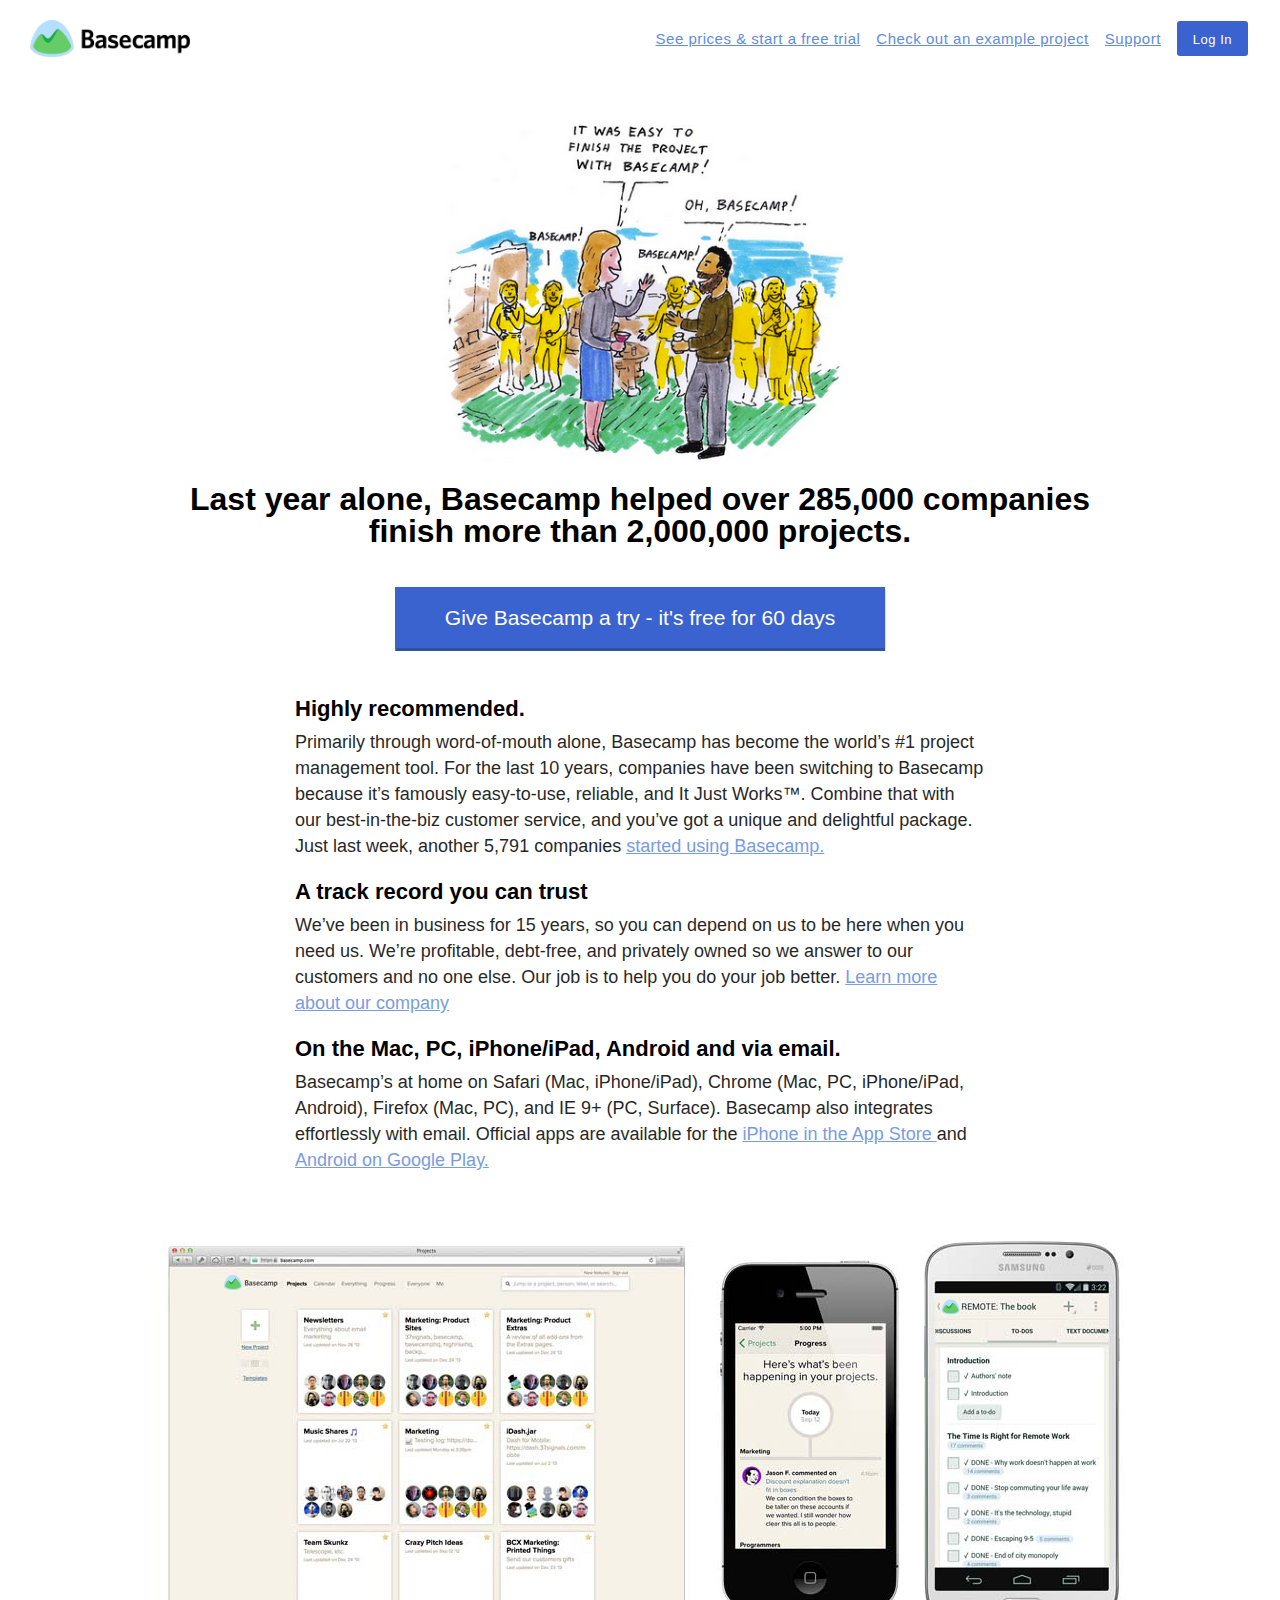
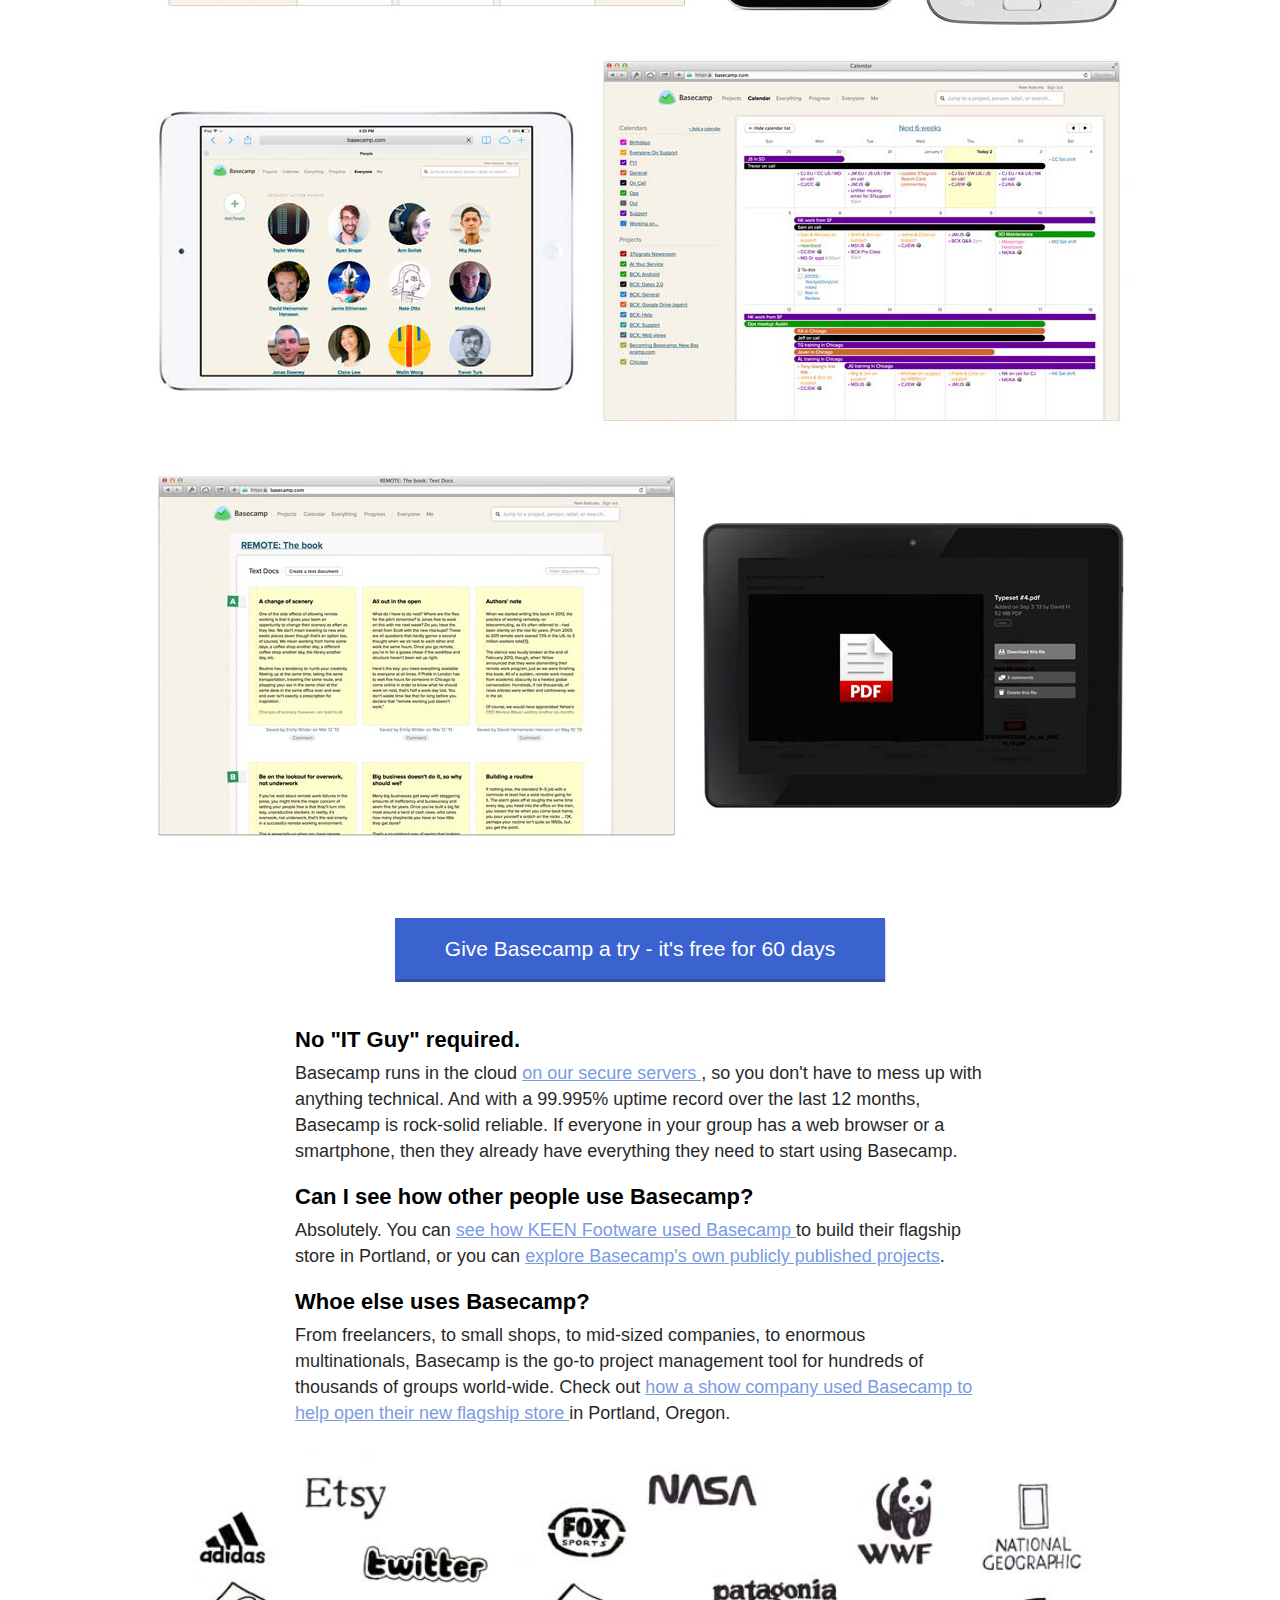
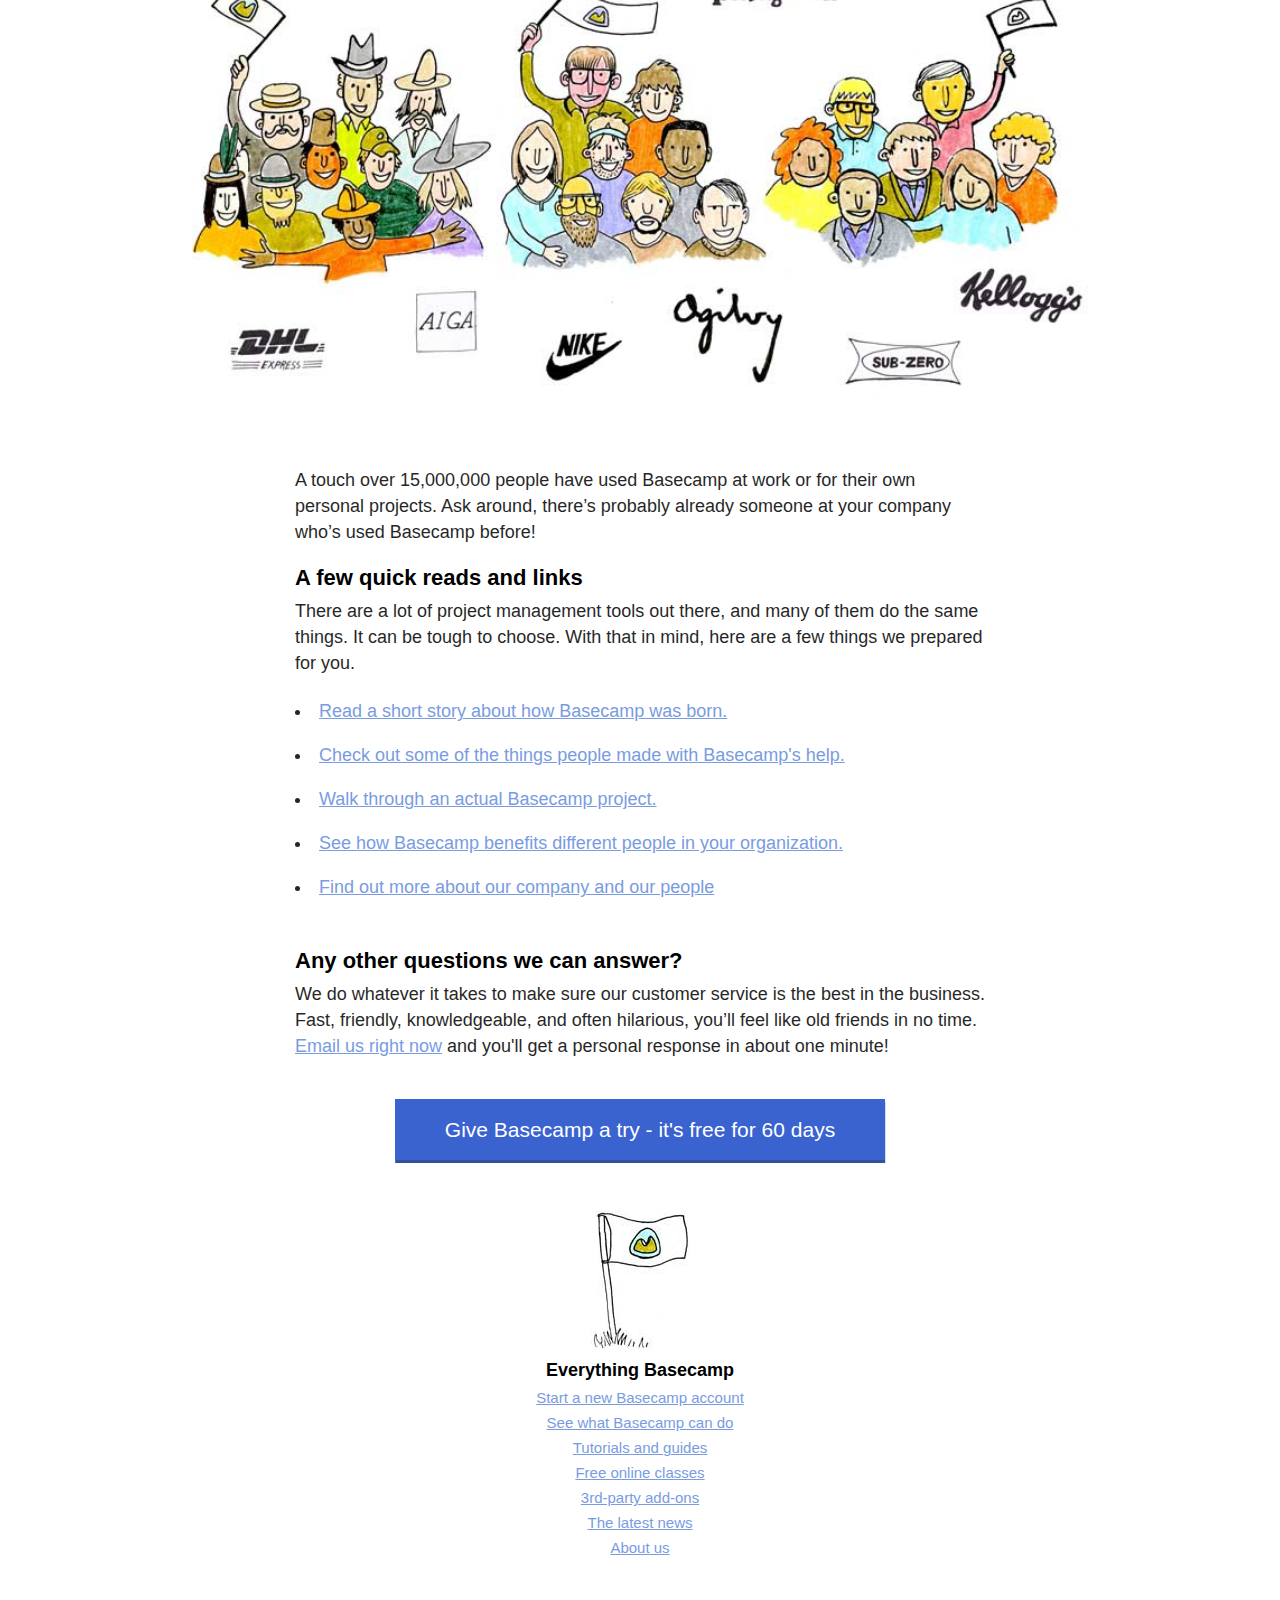
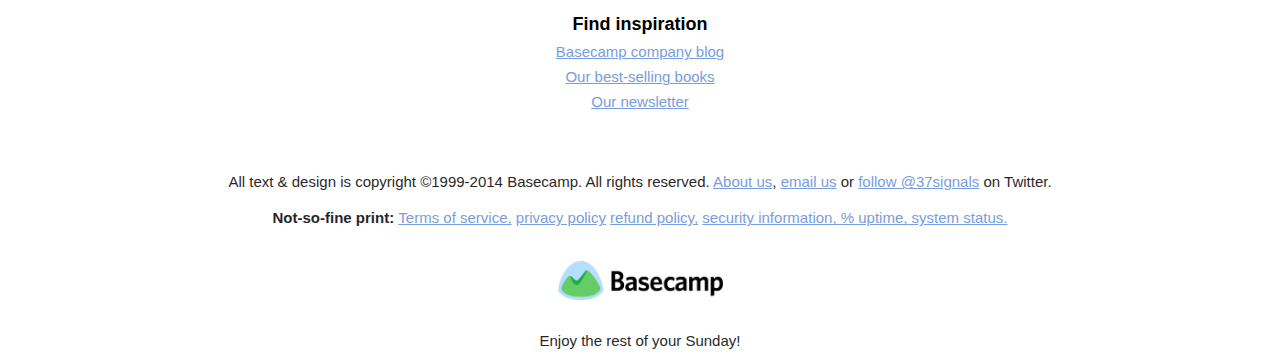
<file: basecamp/index.html>
<!DOCTYPE html>
<html>
  <head>
    <title> Basecamp </title>
    <meta charset = "UTF-8">
    <link rel="stylesheet" type="text/css" href="styles.css" />
  </head>
  <body>
  	<header class="group">
  		<div id="logo"> <img src = "basecampLogo.png" alt="basecamp logo"> </div>
  		<nav> 
  			<ul>
  				<li><a href = "#"> See prices &amp; start a free trial </a></li>
  				<li><a href = "#"> Check out an example project </a></li>
  				<li><a href = "#"> Support </a></li>
  				<li class = "login"><a href = "#"> Log In </a></li>
  			</ul>
  		</nav>
  	</header>
  	<main>

  			<img src="firstImage.png" class = "topImage" alt = "Title image"> 
  			<div class = "text">
  			<h1> Last year alone, Basecamp helped over 285,000 companies finish more than 2,000,000 projects.</h1>
  		    </div>
  		    <div class="trial"><a href = "#"> Give Basecamp a try - it's free for 60 days</a></div>
  		    <div class = "innerText">
  		    <h2> Highly recommended. </h2>
  		    <p> Primarily through word-of-mouth alone, Basecamp has become the world’s #1 project management tool. For the last 10 years, companies have been switching to Basecamp because it’s famously easy-to-use, reliable, and It Just Works™. Combine that with our best-in-the-biz customer service, and you’ve got a unique and delightful package. Just last week, another 5,791 companies <a href = "#"> started using Basecamp. </a></p>
  		    <h2> A track record you can trust </h2>
  		    <p> We’ve been in business for 15 years, so you can depend on us to be here when you need us. We’re profitable, debt-free, and privately owned so we answer to our customers and no one else. Our job is to help you do your job better. <a href = "#"> Learn more about our company </a> </p>
  		    <h2> On the Mac, PC, iPhone/iPad, Android and via email. </h2>
  		    <p> Basecamp’s at home on Safari (Mac, iPhone/iPad), Chrome (Mac, PC, iPhone/iPad, Android), Firefox (Mac, PC), and IE 9+ (PC, Surface). Basecamp also integrates effortlessly with email. Official apps are available for the <a href = "#"> iPhone in the App Store </a> and <a href = "#"> Android on Google Play. </a> </p>
  		    </div>
  		    
  		    <div class = "figures">
  		    <img src = "2ndImage.jpg" alt = "tablet/smartphone image">
  		    <img src = "3rdImage.jpg" alt = "tablet/smartphone image">
  		    <img src = "4thImage.jpg" alt = "tablet/smartphone image">
  		    </div>

  		    <div class="trial"><a href = "#"> Give Basecamp a try - it's free for 60 days</a></div>
  		    <div class = "innerText">
  		    <h2> No "IT Guy" required. </h2>
  		    <p> Basecamp runs in the cloud <a href = "#"> on our secure servers </a>, so you don't have to mess up with anything technical. And with a 99.995% uptime record over the last 12 months, Basecamp is rock-solid reliable. If everyone in your group has a web browser or a smartphone, then they already have everything they need to start using Basecamp.</p>
  		    <h2> Can I see how other people use Basecamp? </h2>
  		    <p> Absolutely. You can <a href = "#"> see how KEEN Footware used Basecamp </a> to build their flagship store in Portland, or you can <a href = "#"> explore Basecamp's own publicly published projects</a>.</p>
  		    <h2> Whoe else uses Basecamp? </h2>
  		    <p> From freelancers, to small shops, to mid-sized companies, to enormous multinationals, Basecamp is the go-to project management tool for hundreds of thousands of groups world-wide. Check out <a href = "#"> how a show company used Basecamp to help open their new flagship store </a> in Portland, Oregon. </p>
  		    </div>

          <div class = "Lastfigure">
           <img src = "5thImage.jpg" alt ="Flag">
          </div>
          <div class = "innerText">
          <p> A touch over 15,000,000 people have used Basecamp at work or for their own personal projects. Ask around, there’s probably already someone at your company who’s used Basecamp before! </p>
          <h2> A few quick reads and links </h2>
          <p> There are a lot of project management tools out there, and many of them do the same things. It can be tough to choose. With that in mind, here are a few things we prepared for you. <p>
          <ul class = "list"> 
            <li><a href = "#"> Read a short story about how Basecamp was born. </a></li>
            <li><a href = "#"> Check out some of the things people made with Basecamp's help. </a></li>
            <li><a href = "#"> Walk through an actual Basecamp project. </a></li>
            <li><a href = "#"> See how Basecamp benefits different people in your organization. </a></li>
            <li><a href = "#"> Find out more about our company and our people </a></li>
          </ul>
         </div>
         <div class = "innerText">
          <h2> Any other questions we can answer? </h2>
          <p> We do whatever it takes to make sure our customer service is the best in the business. Fast, friendly, knowledgeable, and often hilarious, you’ll feel like old friends in no time. <a href = "#">Email us right now</a> and you'll get a personal response in about one minute! </p>
        </div>
         <div class="trial"><a href = "#"> Give Basecamp a try - it's free for 60 days</a></div>
         <img src = "finalImage.jpg" class = "finalImage" alt = "flag">
         <section class = "finalText">
         <h1> Everything Basecamp </h1>
         <ul>
          <li><a href = "#"> Start a new Basecamp account </a></li>
          <li><a href = "#"> See what Basecamp can do </a></li>
          <li><a href = "#"> Tutorials and guides </a></li>
          <li><a href = "#"> Free online classes </a></li>
          <li><a href = "#"> 3rd-party add-ons</a></li>
          <li><a href = "#"> The latest news </a></li>
          <li><a href = "#"> About us </a></li>
         </ul>
       </section>
       <section class = "finalText">
         <h1> Find inspiration </h1>
         <ul>
          <li><a href ="#"> Basecamp company blog </a></li>
          <li><a href ="#"> Our best-selling books </a></li>
          <li><a href ="#"> Our newsletter </a></li>
         </ul>
        </section>
       <section class = "finalText">
        <p>All text & design is copyright ©1999-2014 Basecamp. All rights reserved. <a href = "#"> About us</a>, <a href = "#">email us</a> or <a href = "#">follow @37signals</a> on Twitter.<p>
        <p> <span class = "bold"> Not-so-fine print: </span><a href = "#"> Terms of service,</a> <a href = "#"> privacy policy</a> <a href = "#"> refund policy,</a> <a href = "#"> security information, </a> <a href = "#">% uptime,</a><a href = "#"> system status.</a></p>
        <img src = "basecampLogo.png" class = "lastLogo" alt = "Logo">
        <p> Enjoy the rest of your Sunday! </p>
      </section>

  	</main>	
  </body>
</html>
</file>
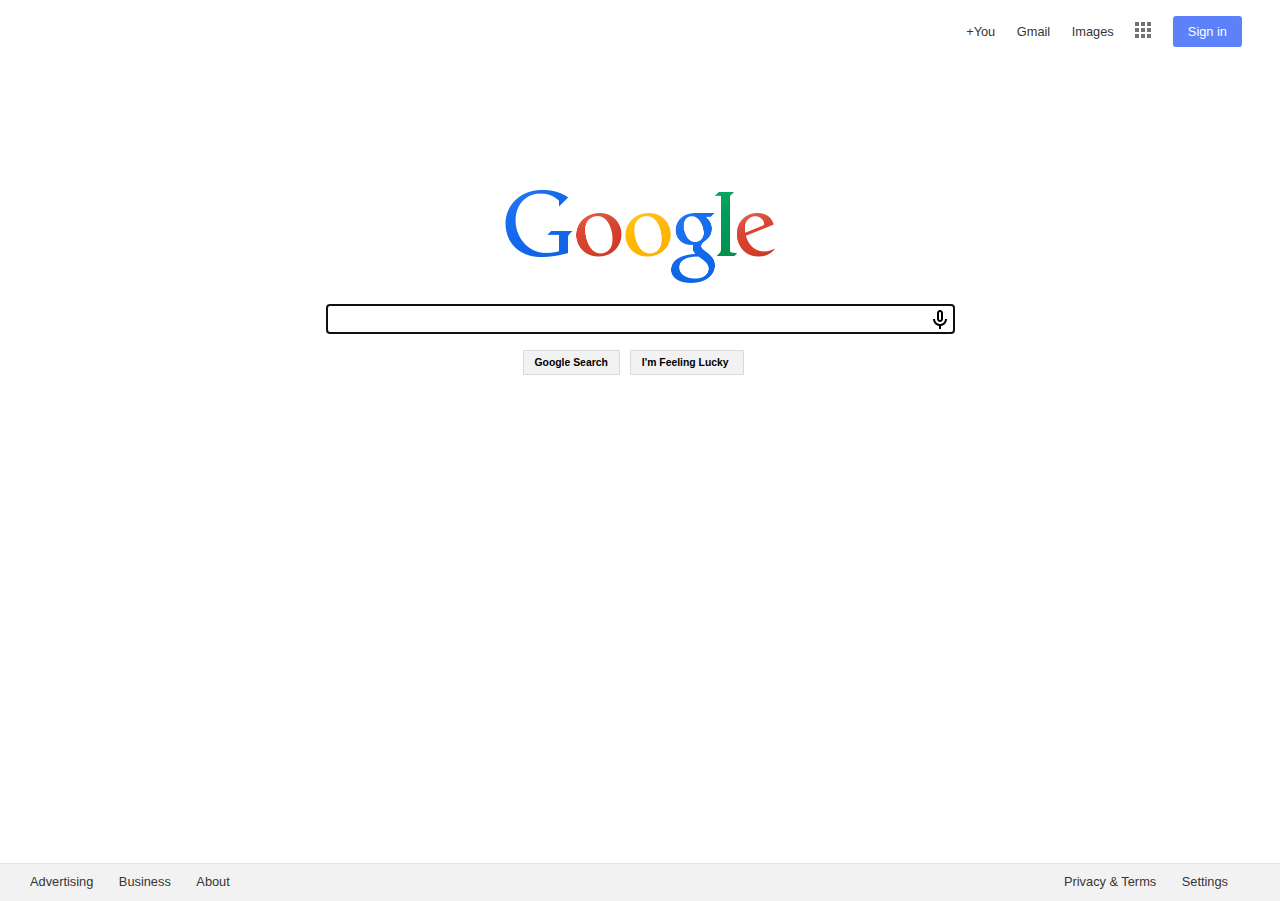
<file: google/index.html>
<!DOCTYPE html>
<html>
  <head>
    <link rel="stylesheet" type="text/css" href="styles.css" />
  </head>
  <body>
  	<div class = "main" class ="group">
  	<header class = "group">
  	 <nav>
  	   <ul>
  	   	<li class = "texts"> +You </li>
  	   	<li class = "texts"> Gmail </li>
  	   	<li class = "texts"> Images </li>
  	   	<li><img src = "menu.png"> </li>
  	   	<li class = "signIn"> Sign in</li>
  	   </ul>
  	 </nav>
  	</header>
    <section>
      <img src="googleLogo.png">
      <form class = "search" </form>
      	<input type = "text" name = "text" autofocus class = "searchField"><br>
      	<div class = "buttons"</div>
      	<input type = "submit" class = "button" value = "Google Search"</input>
      	<input type = "submit" class = "button" value = "I'm Feeling Lucky "</input>
      </div>
      </form>
     </section>
     </div>
    <footer class="group">
     <div class = "bulletPoints"</div>
     <ul class = "About">
  	   <li> Advertising </li>
  	   <li> Business </li>
  	   <li> About </li>
     </ul>
     <ul class = "Privacy">
  	   <li> Privacy & Terms </li>
  	   <li> Settings </li>
     </ul>
    </div>
    </footer>
  </body>
</html>
</file>
<file: basecamp/styles.css>
/**
 * Eric Meyer's Reset CSS v2.0 (http://meyerweb.com/eric/tools/css/reset/)
 * http://cssreset.com
 */
html, body, div, span, applet, object, iframe,
h1, h2, h3, h4, h5, h6, p, blockquote, pre,
a, abbr, acronym, address, big, cite, code,
del, dfn, em, img, ins, kbd, q, s, samp,
small, strike, strong, sub, sup, tt, var,
b, u, i, center,
dl, dt, dd, ol, ul, li,
fieldset, form, label, legend,
table, caption, tbody, tfoot, thead, tr, th, td,
article, aside, canvas, details, embed, 
figure, figcaption, footer, header, hgroup, 
menu, nav, output, ruby, section, summary,
time, mark, audio, video {
	margin: 0;
	padding: 0;
	border: 0;
	font-size: 100%;
	font: inherit;
	vertical-align: baseline;
}
/* HTML5 display-role reset for older browsers */
article, aside, details, figcaption, figure, 
footer, header, hgroup, menu, nav, section {
	display: block;
}
body {
	line-height: 1;
}
ol, ul {
	list-style: none;
}
blockquote, q {
	quotes: none;
}
blockquote:before, blockquote:after,
q:before, q:after {
	content: '';
	content: none;
}
table {
	border-collapse: collapse;
	border-spacing: 0;
}

/* Page Syles! */


body, html{
	height: 100%;
	width: 100%;
}

header {
	margin-top: 20px;
	width: 100%;
	min-width: 800px;

}

header a {

	text-decoration: underline;
	font-family: sans-serif;
	font-size: 15px;
	color: rgb(98,139,220);
	display: inline-block;
	text-align: center;

}

header a:hover {
	color: rgb(143,174,241);
}


header img{
	height:37px;
	float: left;
	margin-left: 30px;
	cursor: pointer;
}

header ul{
	float:right;
	margin-top: 11px;
	margin-right: 20px;
}

header li{
	display: inline;
	margin-right: 12px;
	text-align: center;
	letter-spacing: .5px;

}

.login {
	text-decoration: none;
	color: white;
	background-color: rgb(58,99,207);
	padding: 9px 16px;
	border-radius: 3px 3px 3px 3px;
	cursor: pointer;

}
.login a{
	color: white;
	text-decoration: none;
	font-size: 13px;
	display: inline;
}
.login a:hover{
	color: white;
}

.login:hover{
	background-color: rgb(98,139,220);
}

.topImage{
  display: block;
  margin: 0 auto;
  margin-top: 50px;
  width: 70%;
  max-width: 450px;

}

h1 {
	font-weight: bold;
    font-size: 2em;
	margin-top: 10px;
}

.text {
	margin: 0 auto;
	width: 100%;
	max-width: 900px;
}

main {
	font-family: "Proxima Nova", "Lucida Grande", Helvetica, sans-serif;
	text-align: center;
}

.trial {
	background-color: rgb(58,99,207);
	width: 450px;
	margin: 0 auto;
	margin-top: 40px;
	margin-bottom: 20px;
	padding: 20px 20px;
	box-shadow: .2px 3px 0 rgb(51,81,152);
	cursor: pointer;
}

.trial:hover{
	background-color: rgb(98,139,220);
}

.trial a{
	text-decoration: none;
	color: white;
	font-size: 21px;
}

.innerText{
	margin: 0 auto;
	text-align: left;
	width: 100%;
	max-width: 690px;
	margin-top: 50px;
}


h2 {
	font-weight: bold;
	font-size: 22px;

}

p {
	margin-top: 9px;
	margin-bottom: 22px;
	font-size: 18px;
	line-height: 26px;
	opacity: .85;
}

p a {
	text-decoration: underline;
	color: rgb(98,139,220);
}

main img{
	width: 88%;
     max-width: 1000px;
     margin-bottom: 12px;
}

.figures {
	margin-top: 60px;

}

.Lastfigure img{
  max-width: 70%;

}

.list{
	list-style-type: disc;
	list-style-position: inside;
    margin-top: 9px;
	margin-bottom: 22px;
	font-size: 18px;
	line-height: 26px;
	opacity: .85;

}
.list li{
	margin-top: 18px;
}
.list a {
	color: rgb(98,139,220)
}
.finalImage {
	display: block;
	width: 85%;
	max-width: 100px;
	margin: 0 auto;
	margin-top: 50px;
}

.finalText ul li{
	list-style-position: inside;
    margin-top: 5px;
	margin-bottom: 10px;
	font-size: 18px;
	opacity: .85;
	font-size: 15px;
}

.finalText a {
	color: rgb(98,139,220);
}

.finalText h1 {
	font-weight: bold;
	font-size: 18px;
	margin-top: 11px;
	margin-bottom: 11px;
}

.finalText {
	margin-bottom: 60px;
}

.finalText p{
    margin-top: 5px;
	margin-bottom: 10px;
	font-size: 18px;
	opacity: .85;
	font-size: 15px;
}
.finalText .bold {
	font-weight: bold;
}

.lastLogo {
	width: 100%;
	max-width: 165px;
	margin-top: 20px;
	margin-bottom: 20px;
}

.group:before,
.group:after {
  content: "";
  display: table;
}
.group:after {
  clear: both;
}
.group {
  zoom: 1;
}
</file>
<file: google/styles.css>
/**
 * Eric Meyer's Reset CSS v2.0 (http://meyerweb.com/eric/tools/css/reset/)
 * http://cssreset.com
 */
html, body, div, span, applet, object, iframe,
h1, h2, h3, h4, h5, h6, p, blockquote, pre,
a, abbr, acronym, address, big, cite, code,
del, dfn, em, img, ins, kbd, q, s, samp,
small, strike, strong, sub, sup, tt, var,
b, u, i, center,
dl, dt, dd, ol, ul, li,
fieldset, form, label, legend,
table, caption, tbody, tfoot, thead, tr, th, td,
article, aside, canvas, details, embed, 
figure, figcaption, footer, header, hgroup, 
menu, nav, output, ruby, section, summary,
time, mark, audio, video {
	margin: 0;
	padding: 0;
	border: 0;
	font-size: 100%;
	font: inherit;
	vertical-align: baseline;
}
/* HTML5 display-role reset for older browsers */
article, aside, details, figcaption, figure, 
footer, header, hgroup, menu, nav, section {
	display: block;
}
body {
	line-height: 1;
}
ol, ul {
	list-style: none;
}
blockquote, q {
	quotes: none;
}
blockquote:before, blockquote:after,
q:before, q:after {
	content: '';
	content: none;
}
table {
	border-collapse: collapse;
	border-spacing: 0;
}

/* page styles */

html, body {
	height: 100%;
	width: 100%;

}
.main{
	height: 100%;
	min-height: 450px;
	width: 100%;
	min-width: 750px;
	margin-bottom: -37px;
}
nav{
	margin-top: 20px;
	margin-right: 20px;
	float: right;
	font-size: .8em;

}
nav li{
	margin-right: 18px;
	cursor: pointer;
	padding: 0 0;
	text-align: center;

}

.texts:hover{
    border-bottom: 1px solid rgb(54,54,54);

}

nav li img{
    position: relative;
    top: 2px;
}
nav .signIn {
	background-color: rgb(92,129,249);
	width: 10px;
	color: white;
	padding: 8px 15px;
	border-radius: 3px 3px 3px 3px;
}

header {

}
section {
	position: relative;
    top: 150px;
    display: block;
}
section img{
    width: 270px; 
    margin: 0 auto;
    display: block;
    margin-bottom: 20px;
}
section .searchField{
	width: 620px;
	height: 26px;
	padding-left: 5px;
	margin: 0 auto;
	display: block;
	border: 1px solid #ccc;
	background-image:url("mic.gif");
	background-repeat: no-repeat;
	background-position: 99% 50%;
	background-size: 14px;

}

.searchField:focus {
	border: 1px solid #4285f4;
}

.buttons {
	width: 250px;
	display: block;
	margin: 0 auto;
	padding-left: 15px;
}
.button {
	padding: 6px 11px;
	background-color: rgb(242,242,242);
	border: 1px solid rgb(219,219,219);
	margin-right: 6px;
	font-weight: bold;
	font-size: .65em;
	cursor: pointer;
	display: inline;
}

ul {
	display: inline;
}
li {
	list-style-type: none;
	display: inline;
	font-family: sans-serif;
	color: rgb(54,54,54);
}
footer {
	background-color: rgb(242,242,242);
	width: 100%;
	min-width: 750px;
	padding: 12px 0;
	font-size: .8em;
	border-top: 1px solid #e4e4e4;
}
footer li{
	margin-right: 22px;
	text-align: center;
	cursor: pointer;
}

footer li:hover{
	text-decoration: underline;
}

.About {
    float: left;
    margin-left: 30px;
}
.Privacy {
	float: right;
	margin-right: 30px;
}
.group:before,
.group:after {
  content: "";
  display: table;
}
.group:after {
  clear: both;
}
.group {
  zoom: 1;
}
</file>
